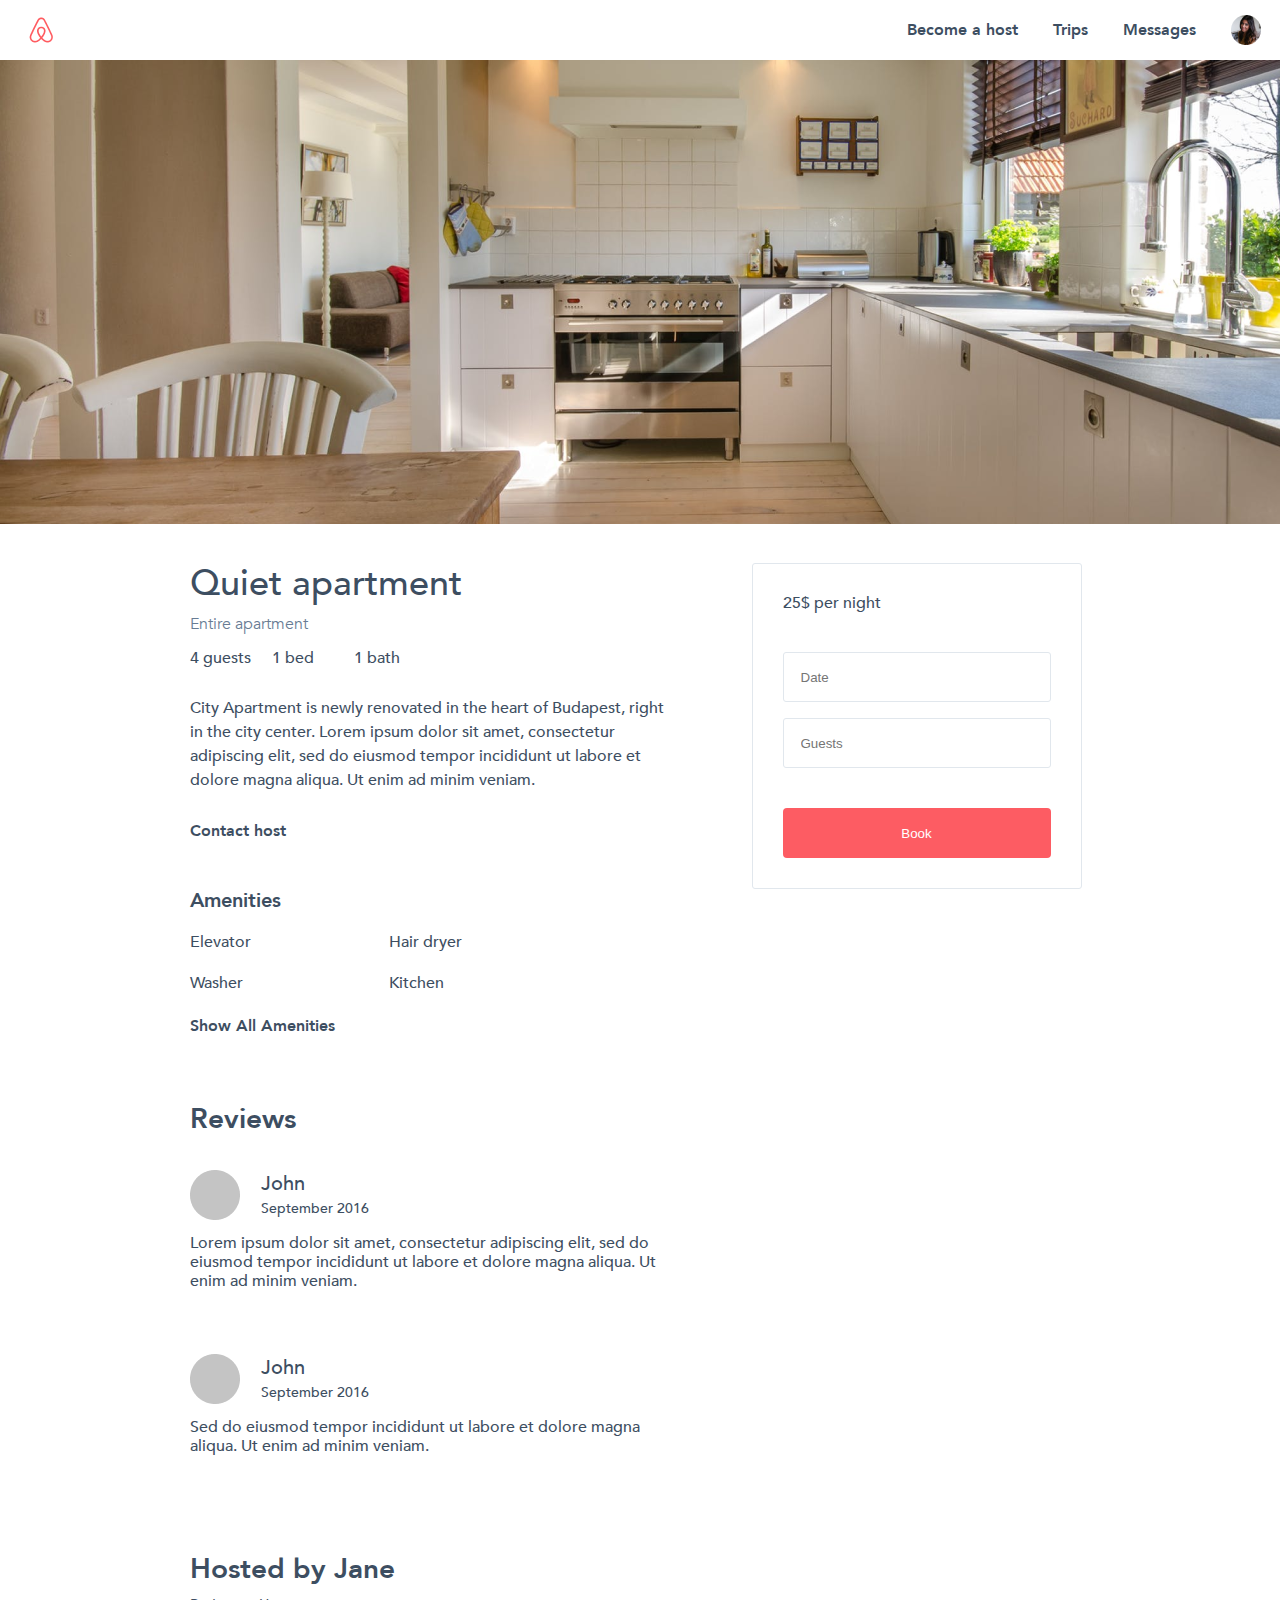
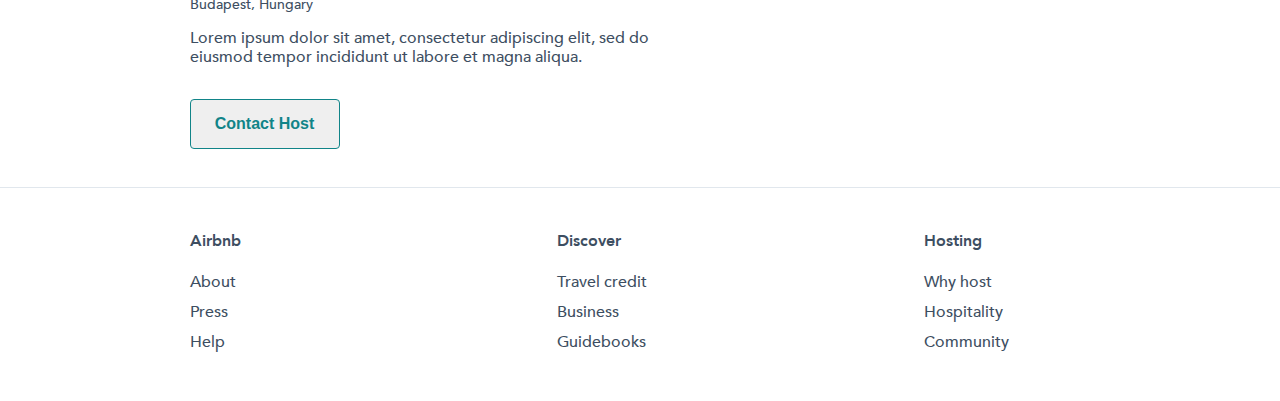
<file: index.html>
<!DOCTYPE html>
<html lang="en">
  <head>
    <meta charset="UTF-8">
    <meta name="viewport" content="width=device-width, initial-scale=1.0">
    <title>Title</title>
    <link rel="stylesheet" href="./styles/main.css">
  </head>
  <body>
    <header>
      <nav class="navbar">
        <img class="navbar__logo" src="./images/Rectangle 2.png" alt="logo">
        <div class="navbar__list list">
          <ul class="navbar__list">
            <li class="navbar__item">
              <a class="navbar__link" href="#">
                Become a host
              </a>
              </li>
              <li class="navbar__item">
                <a class="navbar__link" href="#">
                  Trips
                </a>
              </li>
              <li class="navbar__item">
                <a class="navbar__link" href="#">
                  Messages
                </a>
              </li>
                <img class="navbar__user" src="./images/Ellipse.png" alt="user-image">
          </ul>
        </div>
      </nav>
      <div class="main-image">
      </div>
    </header>
    <main class="content">
      <section class="apartment-info">
        <h3 class="apartment-info__title">
          Quiet apartment
        </h3>
        <p class="apartment-info__subtitle">Entire apartment</p>
        <div class="apartment-info__accessibility">
          <p class="apartment-info__benefits">4 guests</p>
          <p class="apartment-info__benefits">1 bed</p>
          <p class="apartment-info__benefits">1 bath</p>
        </div>
        <p class="apartment-info__description">
          City Apartment is newly renovated in the heart of Budapest, right in the city center. Lorem ipsum dolor sit amet, consectetur adipiscing elit, sed do eiusmod tempor incididunt ut labore et dolore magna aliqua. Ut enim ad minim veniam.
        </p>
        <a class="apartment-info__link" href="#">Contact host</a>
      </section>
      <section class="book">
        <p class="book__title">
          25$ per night
        </p>
        <form class="book__form" action="#" method="POST">
          <label for="date">
            <input class="book__input" type="text" id="date" name="date" placeholder="Date">
          </label>
          <label for="guests">
            <input class="book__input" type="text" id="guests" name="guests" placeholder="Guests">
          </label>
        <button type="submit" class="book__button">Book</button>
        </form>
      </section>
      <section class="amenities">
        <h3 class="amenities__title">Amenities</h3>
        <div class="amenities__container">
        <p class="amenities__item">
          Elevator
        </p>
        <p class="amenities__item">
          Hair dryer
        </p>
        <p class="amenities__item">
          Washer
        </p>
        <p class="amenities__item">
          Kitchen
        </p>
      </div>
        <a class="amenities__link" href="#">
          Show All Amenities
        </a>
      </section>
      <section class="reviews">
        <h3 class="reviews__title">Reviews</h3>
        <div class="reviews__block">
          <img class="reviews__image" src="./images/Ellipse2.png" alt="">
          <div class="reviews__subtitle">
            <p class="reviews__name">
              John
            </p>
            <p class="reviews__date">
              September 2016
            </p>
          </div>
            <p class="reviews__content">
              Lorem ipsum dolor sit amet, consectetur adipiscing elit, sed do eiusmod tempor incididunt ut labore et dolore magna aliqua. Ut enim ad minim veniam.
            </p>
        </div>
        <div class="reviews__block">
          <img class="reviews__image" src="./images/Ellipse2.png" alt="">
          <div class="reviews__subtitle">
            <p class="reviews__name">
              John
            </p>
            <p class="reviews__date">
              September 2016
            </p>
          </div>
            <p class="reviews__content">
              Sed do eiusmod tempor incididunt ut labore et dolore magna aliqua. Ut enim ad minim veniam.            </p>
        </div>
      </section>
      <section class="host">
        <h3 class="host__title">
          Hosted by Jane
        </h3>
        <p class="host__adress">
          Budapest, Hungary
        </p>
        <div class="host__block">
        <p class="host__content">
          Lorem ipsum dolor sit amet, consectetur adipiscing elit, sed do eiusmod tempor incididunt ut labore et magna aliqua.
        </p>
        <button class="host__button">Contact Host</button>
      </div>
      </section>
    </main>
    <footer class="footer">
      <div class="footer__container">
        <section class="footer__blocks column">
          <p class="column__title">
            Airbnb
          </p>
          <ul class="column__list">
            <li class="column__item">
              <a href="#" class="column__link">
                About
              </a>
            </li>
            <li class="column__item">
              <a href="#" class="column__link">
                Press
              </a>
            </li>
            <li class="column__item">
              <a href="#" class="column__link ">
                Help
              </a>
            </li>
          </ul>
        </section>
        <section class="footer__blocks column">
          <p class="column__title">
            Discover
          </p>
          <ul class="column__list">
            <li class="column__item">
              <a href="#" class="column__link">
                Travel credit
              </a>
            </li>
            <li class="column__item">
              <a href="#" class="column__link">
                Business
              </a>
            </li>
            <li class="column__item">
              <a href="#" class="column__link">
                Guidebooks
              </a>
            </li>
          </ul>
        </section>
        <section class="footer__blocks column">
          <p class="column__title">
          Hosting
          </p>
          <ul class="column__list">
            <li class="column__item">
              <a href="#" class="column__link">
                Why host
              </a>
            </li>
            <li class="column__item">
              <a href="#" class="column__link">
                Hospitality
              </a>
            </li>
            <li class="column__item">
              <a href="#" class="column__link">
                Community
              </a>
            </li>
          </ul>
        </section>
      </div>
    </footer>
    <script type="text/javascript" src="scripts/main.js"></script>
  </body>
</html>
</file>
<file: styles/main.css>
@font-face {
  font-family: "Avenir";
  src: url("/fonts/Avenir-Book.ttf");
  font-weight: 300;
  font-style: normal; }

@font-face {
  font-family: "Avenir";
  src: url("/fonts/Avenir-Heavy.ttf");
  font-weight: 600;
  font-style: normal; }

@font-face {
  font-family: "Avenir";
  src: url("/fonts/Avenir-Medium.ttf");
  font-weight: 400;
  font-style: normal; }

.navbar {
  width: 100%;
  padding: 15px 19px 15px 26px;
  display: -webkit-box;
  display: -ms-flexbox;
  display: flex;
  -webkit-box-pack: justify;
      -ms-flex-pack: justify;
          justify-content: space-between;
  -webkit-box-align: center;
      -ms-flex-align: center;
          align-items: center;
  -webkit-box-sizing: border-box;
          box-sizing: border-box;
  -webkit-box-shadow: 0 1px 0 #e1e7ed;
          box-shadow: 0 1px 0 #e1e7ed; }
  .navbar__logo {
    height: 30px;
    width: 30px;
    cursor: pointer; }
  .navbar__list {
    display: -webkit-box;
    display: -ms-flexbox;
    display: flex;
    -webkit-box-pack: justify;
        -ms-flex-pack: justify;
            justify-content: space-between;
    list-style: none;
    -webkit-box-align: center;
        -ms-flex-align: center;
            align-items: center;
    margin: 0;
    padding: 0; }
  .navbar__item {
    margin-right: 35px; }
  .navbar__link {
    font-weight: bold;
    padding: 8px 0; }
  .navbar__user {
    cursor: pointer; }

.book {
  width: 330px;
  padding: 30px;
  border: 1px solid #e1e7ed;
  -webkit-box-sizing: border-box;
          box-sizing: border-box;
  border-radius: 3px; }
  .book__title {
    line-height: 19px;
    margin-bottom: 39px; }
  .book__input {
    width: 100%;
    height: 50px;
    border: 1px solid #e1e7ed;
    -webkit-box-sizing: border-box;
            box-sizing: border-box;
    border-radius: 3px;
    margin-bottom: 16px;
    padding-left: 17px;
    line-height: 19px;
    color: #3d4e61;
    outline: none; }
  .book__button {
    width: 100%;
    height: 50px;
    margin-top: 24px;
    background: #fd5c63;
    border-radius: 4px;
    line-height: 19px;
    color: #fff;
    border: none;
    cursor: pointer;
    -webkit-transition-duration: 0.3s;
            transition-duration: 0.3s; }
    .book__button:hover {
      background: #3d4e61; }

.apartment-info {
  width: 482px; }
  .apartment-info__title {
    font-size: 36px;
    line-height: 42px;
    font-weight: 400; }
  .apartment-info__subtitle {
    line-height: 19px;
    color: #687c94;
    font-weight: 300;
    margin: 10px 0 15px; }
  .apartment-info__accessibility {
    display: -webkit-box;
    display: -ms-flexbox;
    display: flex; }
  .apartment-info__benefits {
    -webkit-box-flex: 0;
        -ms-flex: 0 0 82px;
            flex: 0 0 82px;
    font-size: 16px;
    line-height: 19px; }
  .apartment-info__description {
    line-height: 24px;
    margin: 28px 0; }
  .apartment-info__link {
    font-weight: 600;
    line-height: 19px;
    text-decoration: none;
    padding: 8px 0; }

.amenities__title {
  font-size: 20px;
  line-height: 23px;
  margin-bottom: 21px; }

.amenities__container {
  display: grid;
  grid-template-columns: 180px 180px;
  grid-template-rows: 28px 28px;
  grid-column-gap: 19px;
  grid-row-gap: 13px;
  margin-bottom: 13px; }

.amenities__item {
  line-height: 19px; }

.amenities__link {
  line-height: 19px;
  font-weight: 600;
  padding: 8px 0; }

.reviews {
  grid-row: 3/4;
  margin-top: 66px; }
  .reviews__title {
    font-size: 28px;
    line-height: 33px;
    margin-bottom: 34px; }
  .reviews__block {
    display: -webkit-box;
    display: -ms-flexbox;
    display: flex;
    -ms-flex-wrap: wrap;
        flex-wrap: wrap; }
  .reviews__image {
    width: 50px;
    height: 50px;
    margin-right: 21px; }
  .reviews__name {
    font-size: 20px;
    line-height: 27px;
    margin-bottom: 4px; }
  .reviews__date {
    font-size: 14px;
    line-height: 16px; }
  .reviews__content {
    margin-top: 14px;
    height: 120px;
    font-size: 16px;
    line-height: 19px; }

.host {
  grid-row: 4/5;
  margin-top: 15px; }
  .host__block {
    margin-top: 16px;
    min-height: 120px;
    display: -webkit-box;
    display: -ms-flexbox;
    display: flex;
    -webkit-box-orient: vertical;
    -webkit-box-direction: normal;
        -ms-flex-direction: column;
            flex-direction: column;
    -webkit-box-pack: justify;
        -ms-flex-pack: justify;
            justify-content: space-between; }
  .host__title {
    margin-bottom: 11px;
    font-weight: bold;
    font-size: 28px;
    line-height: 33px; }
  .host__adress {
    font-size: 14px;
    line-height: 16px; }
  .host__content {
    line-height: 19px; }
  .host__button {
    width: 150px;
    height: 50px;
    border: 1px solid #118488;
    -webkit-box-sizing: border-box;
            box-sizing: border-box;
    border-radius: 4px;
    font-size: 16px;
    line-height: 22px;
    text-align: center;
    color: #118488;
    font-weight: bold;
    -webkit-transition-duration: 0.3s;
            transition-duration: 0.3s;
    cursor: pointer; }
    .host__button:hover {
      background-color: #118488;
      color: white; }

.column {
  display: -webkit-box;
  display: -ms-flexbox;
  display: flex;
  -webkit-box-orient: vertical;
  -webkit-box-direction: normal;
      -ms-flex-direction: column;
          flex-direction: column; }
  .column__list {
    list-style: none;
    padding: 0; }
  .column__item {
    margin-bottom: 8px; }
  .column__title {
    line-height: 19px;
    font-weight: bold;
    margin-bottom: 20px; }
  .column__link {
    padding: 3px 0; }

body,
html,
p,
h3,
a,
ul {
  background: #fff;
  margin: 0;
  font-family: "Avenir", sans-serif;
  font-size: 16px;
  text-decoration: none;
  color: #3d4e61; }

.main-image {
  background-image: url("../images/Image.png");
  background-size: cover;
  width: 100%;
  height: 464px; }

.content {
  max-width: 901px;
  margin: 39px auto;
  display: grid;
  grid-template-columns: 1fr 1fr;
  grid-column-gap: 80px; }

.footer {
  width: 100%;
  height: 213px;
  display: -webkit-box;
  display: -ms-flexbox;
  display: flex;
  -webkit-box-pack: center;
      -ms-flex-pack: center;
          justify-content: center;
  padding: 44px 0 43px;
  background: #fff;
  -webkit-box-shadow: 0 -1px 0 #e1e7ed;
          box-shadow: 0 -1px 0 #e1e7ed;
  -webkit-box-sizing: border-box;
          box-sizing: border-box; }
  .footer__container {
    width: 901px;
    display: grid;
    grid-template-columns: repeat(3, 1fr);
    -webkit-box-pack: start;
        -ms-flex-pack: start;
            justify-content: start;
    grid-gap: 200px; }

a {
  border-bottom: 1px solid transparent;
  -webkit-transition-duration: 0.3s;
          transition-duration: 0.3s; }
  a:hover {
    border-bottom: 1px solid #fd5c63; }

/*# sourceMappingURL=main.css.map */
</file>
